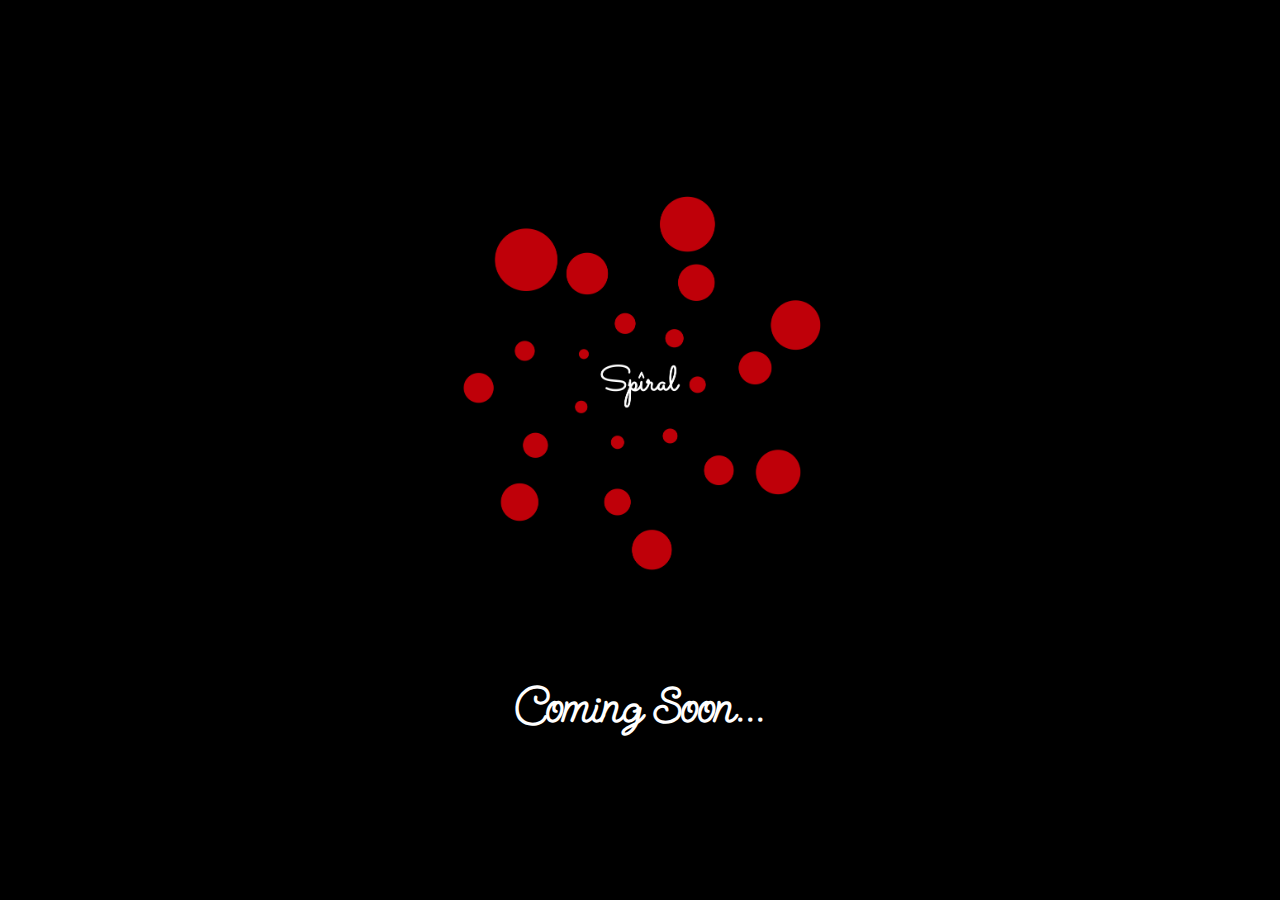
<file: index.html>
<!doctype html>
<html lang="en">
  <head>
    <meta charset="UTF-8" />
    <meta name="viewport" content="width=device-width, initial-scale=1.0" />
    <meta
      name="description"
      content="Spîral Official Website. Stay tuned for something special."
    />
    <meta
      name="keywords"
      content="spiral, spîral, spiiral, sprial, spiral project, spiral creative, teamspiral, spîral.com, spiral.com, spiral dot com, spiral com"
    />
    <meta property="og:title" content="Spîral" />
    <meta
      property="og:description"
      content="Stay tuned for something special..."
    />
    <meta property="og:image" content="https://spîral.com/spiral_square.png" />
    <meta property="og:url" content="https://spîral.com/" />
    <link rel="canonical" href="https://spîral.com/" />
    <link rel="stylesheet" href="styles.css" />
    <link
      href="https://fonts.googleapis.com/css2?family=Send+Flowers&display=swap"
      rel="stylesheet"
    />
    <link rel="icon" type="image/x-icon" href="./favicon.ico" />
    <title>Spîral</title>
  </head>
  <body>
    <div>
      <img src="./spiral_square.png" />
      <h1>Coming Soon...</h1>
    </div>
  </body>
</html>
</file>
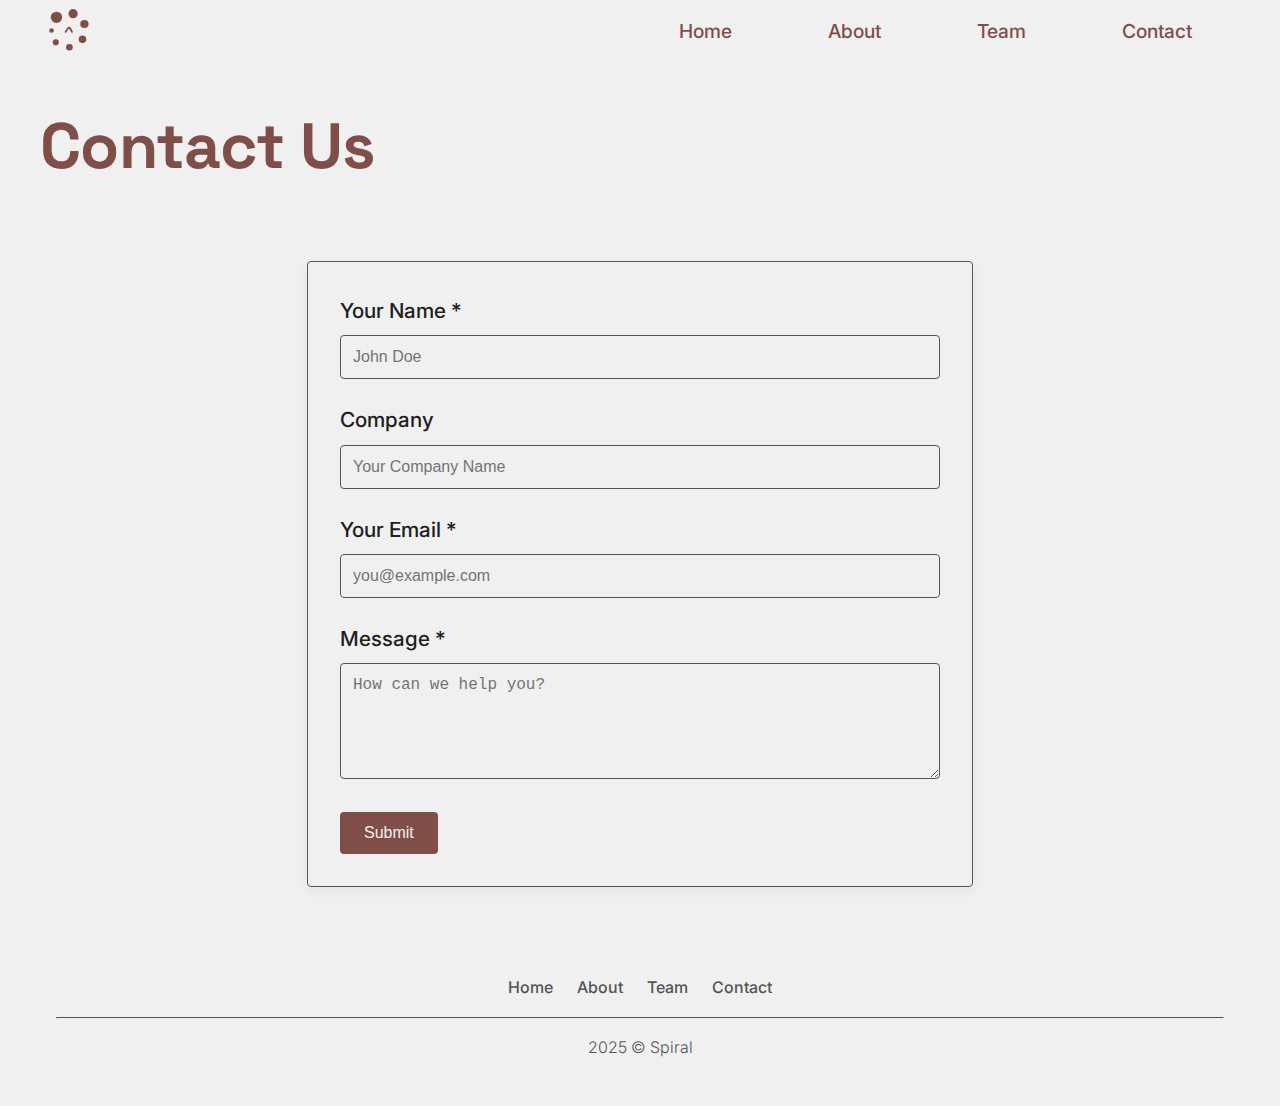
<file: contact.html>
<!doctype html>
<html lang="en" id="home">
  <head>
    <meta charset="UTF-8" />
    <meta name="viewport" content="width=device-width, initial-scale=1.0" />
    <title>Spiral | Contact</title>
    <link
      href="https://fonts.googleapis.com/css2?family=Inter:ital,opsz,wght@0,14..32,100..900;1,14..32,100..900&family=Manrope:wght@200..800&family=Space+Grotesk:wght@300..700&display=swap"
      rel="stylesheet"
    />
    <link rel="stylesheet" href="static/style.css" />
  </head>
  <body>
    <header>
      <nav>
        <a href="index.html#home" aria-label="Go to Home">
          <div class="logo mask"></div>
        </a>
        <ul>
          <li><a href="index.html#home">Home</a></li>
          <li><a href="index.html#about">About</a></li>
          <li><a href="team.html">Team</a></li>
          <li><a href="contact.html">Contact</a></li>
        </ul>
      </nav>
    </header>

    <main>

<h1>Contact Us</h1>

<form action="https://formspree.io/f/movlpqqg" method="POST">
  <label for="name">Your Name *</label>
  <input
    type="text"
    id="name"
    name="name"
    required
    maxlength="100"
    pattern="[A-Za-zÀ-ÿ ,.'-]{2,100}"
    placeholder="John Doe"
  />

  <label for="company">Company</label>
  <input
    type="text"
    id="company"
    name="company"
    maxlength="100"
    placeholder="Your Company Name"
  />

  <label for="email">Your Email *</label>
  <input
    type="email"
    id="email"
    name="email"
    required
    maxlength="254"
    placeholder="you@example.com"
  />

  <label for="message">Message *</label>
  <textarea
    id="message"
    name="message"
    rows="5"
    required
    minlength="10"
    maxlength="2000"
    placeholder="How can we help you?"
  ></textarea>

  <button type="submit">Submit</button>
</form>

</main>

    <footer>
      <ul>
        <li><a href="index.html#home">Home</a></li>
        <li><a href="index.html#about">About</a></li>
        <li><a href="team.html">Team</a></li>
        <li><a href="contact.html">Contact</a></li>
      </ul>
      <hr />
      <p>2025 &copy; Spiral</p>
    </footer>
  </body>
</html>
</file>
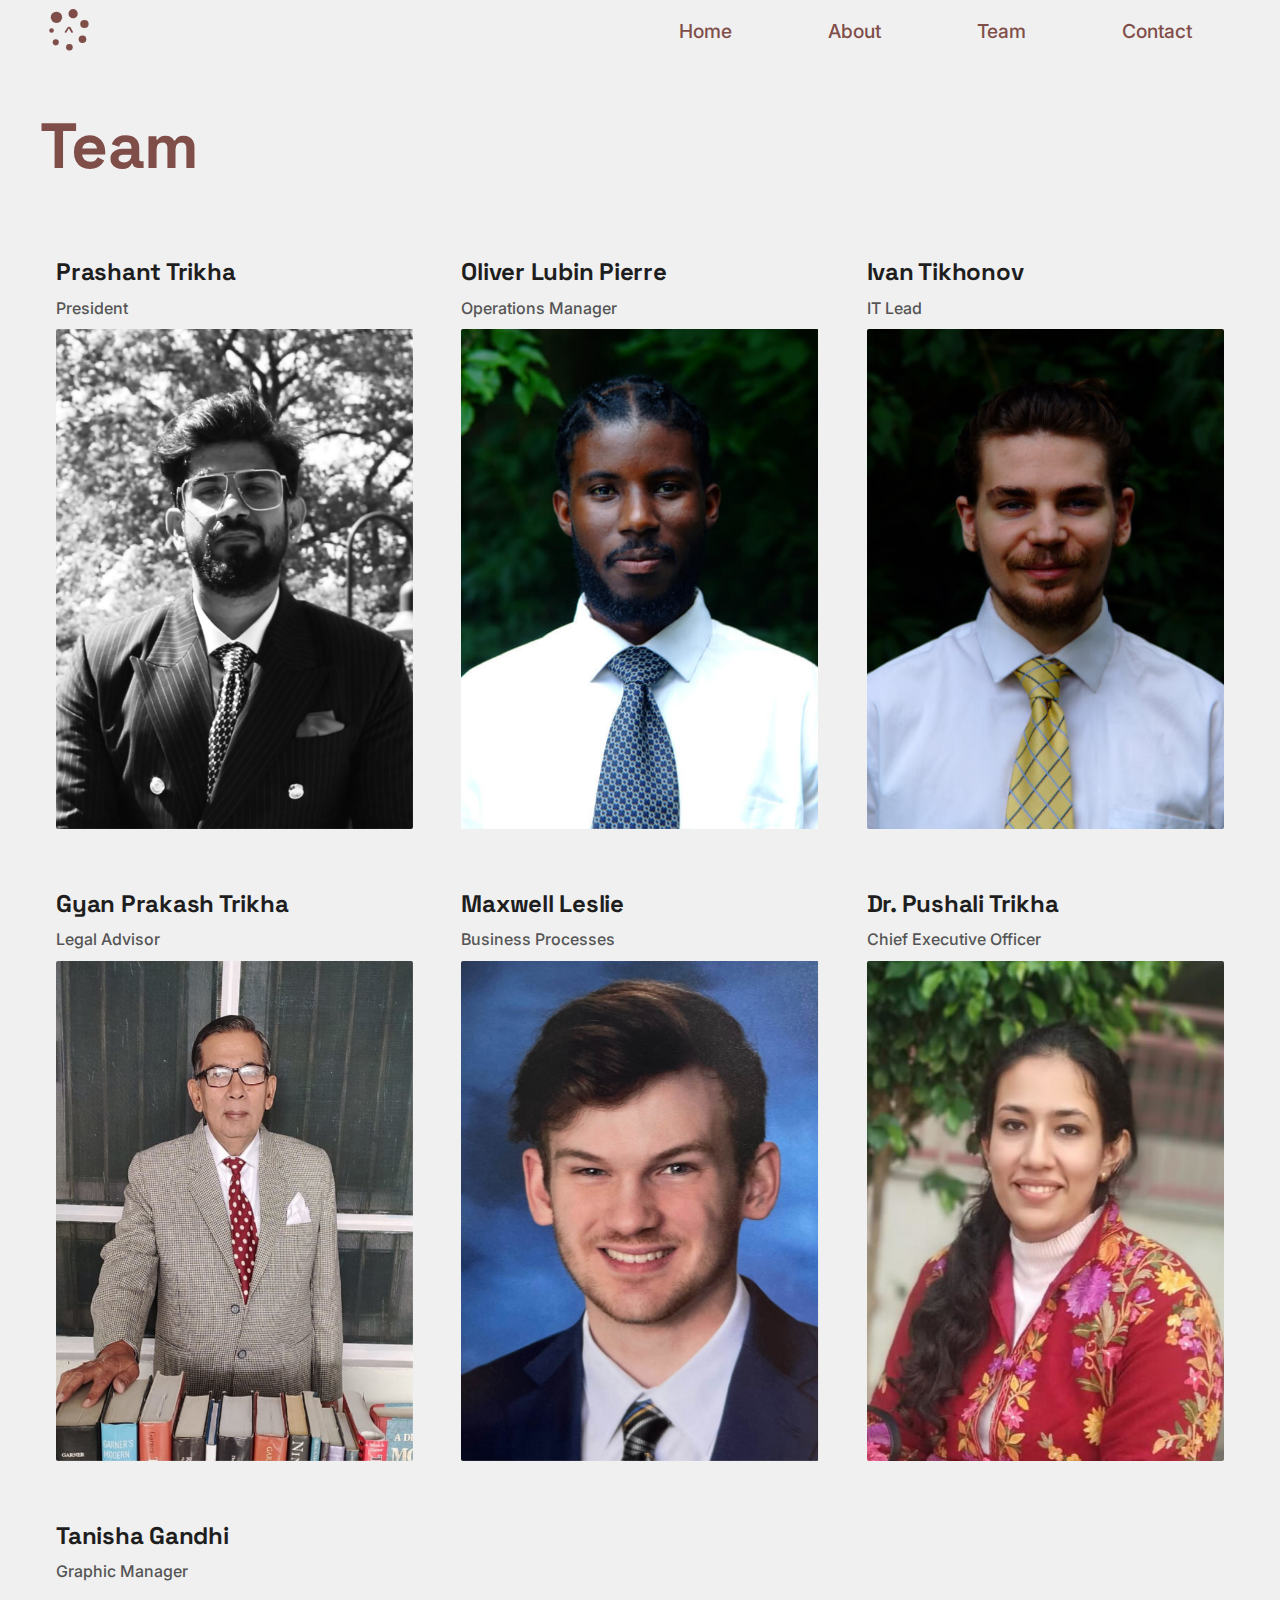
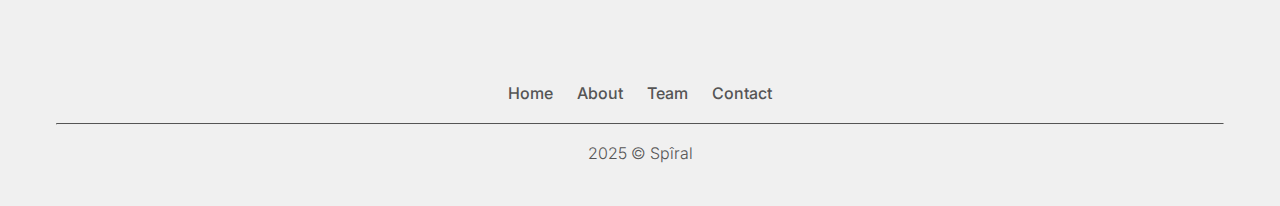
<file: team.html>
<!doctype html>
<html lang="en" id="home">
  <head>
    <meta charset="UTF-8" />
    <meta name="viewport" content="width=device-width, initial-scale=1.0" />
    <title>Spîral | Team</title>
    <link
      href="https://fonts.googleapis.com/css2?family=Inter:ital,opsz,wght@0,14..32,100..900;1,14..32,100..900&family=Manrope:wght@200..800&family=Space+Grotesk:wght@300..700&display=swap"
      rel="stylesheet"
    />
    <link rel="stylesheet" href="static/style.css" />
  </head>
  <body>
    <header>
      <nav>
        <a href="index.html#home" aria-label="Go to Home">
          <div class="logo mask"></div>
        </a>
        <ul>
          <li><a href="index.html#home">Home</a></li>
          <li><a href="index.html#about">About</a></li>
          <li><a href="team.html">Team</a></li>
          <li><a href="contact.html">Contact</a></li>
        </ul>
      </nav>
    </header>

    <main>
<script>
  document.addEventListener("DOMContentLoaded", () => {
    const openers = document.querySelectorAll(".open-modal");
    const modals = document.querySelectorAll(".modal");

    openers.forEach((link) => {
      link.addEventListener("click", (e) => {
        e.preventDefault();
        const targetId = link.getAttribute("href").substring(1);
        const modal = document.getElementById(targetId);
        if (modal) {
          modal.style.display = "flex";
          modal.classList.add("show");
          modal.setAttribute("aria-hidden", "false");
          document.body.style.overflow = "hidden";

          const focusable = modal.querySelector(
            "button, [tabindex]:not([tabindex='-1'])",
          );
          if (focusable) focusable.focus();
        }
      });
    });

    document.querySelectorAll(".close-modal").forEach((btn) => {
      btn.addEventListener("click", () => {
        const modal = btn.closest(".modal");
        closeModal(modal);
      });
    });

    document.addEventListener("keydown", (e) => {
      if (e.key === "Escape") {
        modals.forEach((modal) => {
          if (modal.classList.contains("show")) {
            closeModal(modal);
          }
        });
      }
    });

    modals.forEach((modal) => {
      modal.addEventListener("click", (e) => {
        const bio = modal.querySelector(".bio");
        if (!bio.contains(e.target)) {
          closeModal(modal);
        }
      });
    });

    function closeModal(modal) {
      modal.classList.remove("show");
      modal.setAttribute("aria-hidden", "true");
      setTimeout(() => {
        document.body.style.overflow = "";
        modal.style.display = "none";
      }, 300);
    }
  });
</script>

<h1>Team</h1>
<section class="team">
  <article class="team-member">
    <a
      href="#modal-ptrikha"
      class="open-modal"
      role="button"
      aria-haspopup="dialog"
      aria-controls="modal-ptrikha"
    >
      <h2>Prashant Trikha</h2>
      <p class="role">President</p>
      <div>
        <img loading="lazy" src="static/img/ptrikha.jpeg" alt="Prashant Trikha" />
      </div>
    </a>

    <div
      id="modal-ptrikha"
      class="modal"
      role="dialog"
      aria-modal="true"
      aria-labelledby="ptrikha-title"
      aria-hidden="true"
    >
      <div class="bio">
        <h3 id="ptrikha-title">
          Prashant Trikha
          <button class="close-modal" aria-label="Close modal">&times;</button>
        </h3>
        <p></p>
      </div>
    </div>
  </article>

  <article class="team-member">
    <a
      href="#modal-olpierre"
      class="open-modal"
      role="button"
      aria-haspopup="dialog"
      aria-controls="modal-olpierre"
    >
      <h2>Oliver Lubin Pierre</h2>
      <p class="role">Operations Manager</p>
      <div>
        <img loading="lazy" src="static/img/olpierre.jpeg" alt="Oliver Lubin Pierre" />
      </div>
    </a>
    <div
      id="modal-olpierre"
      class="modal"
      role="dialog"
      aria-modal="true"
      aria-labelledby="olpierre-title"
      aria-hidden="true"
    >
      <div class="bio">
        <h3 id="olpierre-title">
          Oliver Lubin Pierre<button
            class="close-modal"
            aria-label="Close modal"
          >
            &times;
          </button>
        </h3>
        <p>
          Olivier L. Pierre is a results-driven and empathetic leader with a
          passion for impact. A former NCAA Division I soccer player and a
          graduate in Econometrics from Clark University, he brings a
          competitive edge and sharp analytical thinking to our organization.
        </p>

        <p>
          As Operations Manager at National Grid, he leads with precision and
          purpose; moreover, his personal interest uplifts communities through
          his philanthropy lens. He brings the same level of dedication and
          integrity—whether he’s streamlining operations or advocating for
          social change.
        </p>

        <p>
          Known for challenging convention, Olivier brings bold thinking,
          unwavering focus, and the high-performance mindset of an F1 enthusiast
          to everything he does.
        </p>
      </div>
    </div>
  </article>

  <article class="team-member">
    <a
      href="#modal-iatikhonov"
      class="open-modal"
      role="button"
      aria-haspopup="dialog"
      aria-controls="modal-iatikhonov"
    >
      <h2>Ivan Tikhonov</h2>
      <p class="role">IT Lead</p>
      <div><img loading="lazy" src="static/img/iatikhonov.jpeg" alt="Ivan Tikhonov" /></div>
    </a>
    <div
      id="modal-iatikhonov"
      class="modal"
      role="dialog"
      aria-modal="true"
      aria-labelledby="iatikhonov-title"
      aria-hidden="true"
    >
      <div class="bio">
        <h3 id="iatikhonov-title">
          Ivan Tikhonov<button class="close-modal" aria-label="Close modal">
            &times;
          </button>
        </h3>
        <p></p>
      </div>
    </div>
  </article>

  <article class="team-member">
    <a
      href="#modal-gptrikha"
      class="open-modal"
      role="button"
      aria-haspopup="dialog"
      aria-controls="modal-gptrikha"
    >
      <h2>Gyan Prakash Trikha</h2>
      <p class="role">Legal Advisor</p>
      <div>
        <img loading="lazy" src="static/img/gptrikha.jpeg" alt="Gyan Prakash Trikha" />
      </div>
    </a>
    <div
      id="modal-gptrikha"
      class="modal"
      role="dialog"
      aria-modal="true"
      aria-labelledby="gptrikha-title"
      aria-hidden="true"
    >
      <div class="bio">
        <h3 id="gptrikha-title">
          Gyan Prakash Trikha<button
            class="close-modal"
            aria-label="Close modal"
          >
            &times;
          </button>
        </h3>
        <p>
          Our Legal Advisor is a retired officer of the State Bank of India with
          over 35 years of service, specializing in banking and commercial law.
          His deep interest in legal matters is reflected in his personal
          library of over 150 books, including legal lexicons and landmark
          judgments affecting the banking sector.
        </p>

        <p>
          He has successfully guided clients through complex cases in both the
          High Courts and Supreme Court, where his legal insights often proved
          decisive. Known for his commitment to social justice, he has offered
          pro bono legal support to many from disadvantaged backgrounds.
        </p>

        <p>
          His rare blend of experience, knowledge, and integrity makes him a key
          legal pillar of our organization.
        </p>
      </div>
    </div>
  </article>

  <article class="team-member">
    <a
      href="#modal-mleslie"
      class="open-modal"
      role="button"
      aria-haspopup="dialog"
      aria-controls="modal-mleslie"
    >
      <h2>Maxwell Leslie</h2>
      <p class="role">Business Processes</p>
      <div><img loading="lazy" src="static/img/mleslie.jpeg" alt="Maxwell Leslie" /></div>
    </a>
    <div
      id="modal-mleslie"
      class="modal"
      role="dialog"
      aria-modal="true"
      aria-labelledby="mleslie-title"
      aria-hidden="true"
    >
      <div class="bio">
        <h3 id="mleslie-title">
          Maxwell Leslie<button class="close-modal" aria-label="Close modal">
            &times;
          </button>
        </h3>
        <p></p>
      </div>
    </div>
  </article>

  <article class="team-member">
    <a
      href="#modal-dptrikha"
      class="open-modal"
      role="button"
      aria-haspopup="dialog"
      aria-controls="modal-dptrikha"
    >
      <h2>Dr. Pushali Trikha</h2>
      <p class="role">Chief Executive Officer</p>
      <div><img loading="lazy" src="static/img/dptrikha.jpeg" alt="Pushali Trikha" /></div>
    </a>
    <div
      id="modal-dptrikha"
      class="modal"
      role="dialog"
      aria-modal="true"
      aria-labelledby="dptrikha-title"
      aria-hidden="true"
    >
      <div class="bio">
        <h3 id="dptrikha-title">
          Pushali Trikha<button class="close-modal" aria-label="Close modal">
            &times;
          </button>
        </h3>
        <p>
          Pushali Trikha is a renowned mathematician and researcher in the field
          of applied mathematics. She holds a Doctorate in Chaos Theory from
          Jamia Millia Islamia and earned both her Bachelor of Science in
          Mathematics (Honors) and Master of Science in Applied Mathematics from
          Delhi University.
        </p>

        <p>
          Pushali has distinguished herself through a series of academic
          achievements, including an All India Rank of 7 and a GATE rank of 25.
          She is also a GRE holder. With over 128 research papers published in
          prestigious international journals such as Springer, Wiley, and MAA,
          her work has made a lasting impact on the global mathematics
          community.
        </p>

        <p>
          With more than nine years of research experience and over twelve years
          of teaching, Pushali is recognized for her deep subject mastery,
          analytical rigor, and commitment to advancing the understanding of
          complex systems through mathematics.
        </p>
      </div>
    </div>
  </article>

  <article class="team-member">
    <a
      href="#modal-tgandhi"
      class="open-modal"
      role="button"
      aria-haspopup="dialog"
      aria-controls="modal-tgandhi"
    >
      <h2>Tanisha Gandhi</h2>
      <p class="role">Graphic Manager</p>
    </a>
    <div
      id="modal-tgandhi"
      class="modal"
      role="dialog"
      aria-modal="true"
      aria-labelledby="tgandhi-title"
      aria-hidden="true"
    >
      <div class="bio">
        <h3 id="tgandhi-title">
          Tanisha Gandhi<button class="close-modal" aria-label="Close modal">
            &times;
          </button>
        </h3>
        <p></p>
      </div>
    </div>
  </article>
</section>
</main>

    <footer>
      <ul>
        <li><a href="index.html#home">Home</a></li>
        <li><a href="index.html#about">About</a></li>
        <li><a href="team.html">Team</a></li>
        <li><a href="contact.html">Contact</a></li>
      </ul>
      <hr />
      <p>2025 &copy; Spîral</p>
    </footer>
  </body>
</html>
</file>
<file: styles.css>
body {
  background: black;
  margin: 0;
  padding: 0;
  display: flex;
  justify-content: center;
  align-items: center;
  height: 100vh;
  font-family: "Send Flowers", cursive;
  font-weight: 400;
  font-style: normal;
}

div {
  text-align: center;
}

h1 {
  font-size: 3em;
  color: white;
  text-align: center;
}

img {
  display: block;
  width: 40%;
  max-width: 100%;
  height: auto;
  margin: 0 auto;
}

@media only screen and (max-width: 767px) {
  img {
    width: 100%;
  }
}
</file>
<file: static/style.css>
:root {
  color-scheme: light dark;
  --background: #f0f0f0;
  --contrast: #1e1e1e;
  --subtle: #555555;
  --accent: #804e49;
  --success: #78866b;
  --failure: #c62828;

  --font-size-small: 1rem;
  --padding: 1rem;
  --max-width: 1200px;
}

@media (prefers-color-scheme: dark) {
  :root {
    --background: #1e1e1e;
    --contrast: #f0f0f0;
    --subtle: #ede8d3;
    --accent: #dda15e;
    --success: #81c784;
    --failure: #ef5350;
  }
}

html {
  scroll-behavior: smooth;
}

body {
  background-color: var(--background);
  color: var(--contrast);
  font-family: "Inter", sans-serif;
  font-weight: 300;
  font-size: 1.3rem;
  line-height: 1.6;
  margin: 0;
  padding: 0;
}

main,
header nav,
footer {
  max-width: var(--max-width);
  margin: 0 auto;
  padding: 0 var(--padding);
}

h1,
h2,
h3,
h4,
h5,
h6 {
  font-family: "Space Grotesk", sans-serif;
  color: var(--accent);
  font-weight: 700;
  letter-spacing: -0.01em;
  margin: 2rem 0 1rem;
  text-wrap: balance;
}

h1 {
  font-size: 4rem;
}

h2 {
  font-size: 3rem;
}

p {
  margin-bottom: 1rem;
}

ul {
  list-style: none;
  margin: 0;
  padding: 0;
}

img {
  display: block;
  margin: 0 auto;
  max-width: 100%;
  height: auto;
}

a {
  color: var(--accent);
  font-weight: 500;
  text-decoration: none;
  transition: color 0.2s ease;
}

a:hover {
  color: var(--accent);
  text-decoration: underline;
}

button {
  font-weight: 500;
}

header {
  background-color: var(--background);
  position: static;
}

header nav {
  display: flex;
  flex-direction: column;
  align-items: center;
  gap: 0.5rem;
}

header nav ul {
  display: flex;
  flex-wrap: wrap;
  justify-content: center;
}

header nav ul li a {
  padding: 1rem 0.5rem;
  border-radius: 2px;
  font-size: 1.2rem;
  display: inline-block;
  transition: background-color 0.2s ease;
}

header nav ul li a:hover {
  text-decoration: none;
  background-color: var(--accent);
  color: var(--background);
}

header nav img {
  height: 60px;
}

.logo {
  width: 60px;
  height: 60px;
  margin: auto;
  --icon-url: url("/static/img/logo.svg");
}

main {
  margin: 2rem auto;
}

footer {
  text-align: center;
  padding: 2rem var(--padding);
  font-size: var(--font-size-small);
  color: var(--subtle);
  background-color: var(--background);
}

footer ul {
  display: flex;
  justify-content: center;
  gap: 1.5rem;
  margin-bottom: 0.75rem;
}

footer ul li a {
  color: var(--subtle);
}

footer hr {
  border-top: 1px solid var(--subtle);
  margin: 1rem;
}

@media (min-width: 600px) {
  html {
    scroll-padding-top: 80px;
  }

  header {
    position: sticky;
    top: 0;
    z-index: 1000;
  }

  header nav {
    flex-direction: row;
    justify-content: space-between;
  }

  header nav ul li a {
    padding: 1rem 3rem;
  }

  header nav img {
    height: 60px;
  }

  main {
    margin: 2rem auto;
  }

  footer {
    padding: 1.5rem var(--padding);
  }
}

.team {
  display: grid;
  gap: 1rem;
  padding: var(--padding) 0;
  grid-template-columns: repeat(auto-fit, minmax(250px, 1fr));
}

.team-member {
  text-align: left;
  padding: 1rem;
}

.team-member div {
  overflow: hidden;
  border-radius: 2px;
}

.team-member img {
  width: 400px;
  height: 500px;
  object-fit: cover;
  transition: transform 0.4s ease;
  will-change: transform;
}

.team-member img:hover {
  transform: scale(1.15);
}

.team-member h2 {
  margin: 0.5rem auto 0.25rem;
  font-size: 1.5rem;
  color: var(--contrast);
}

.team-member .role {
  font-size: 1rem;
  color: var(--subtle);
  margin: 0 auto 0.5rem;
}

.team-member a {
  font-size: 1rem;
}

@media (min-width: 600px) {
  .team {
    grid-template-columns: repeat(2, 1fr);
  }
}

@media (min-width: 960px) {
  .team {
    grid-template-columns: repeat(3, 1fr);
  }
}

form {
  max-width: 600px;
  margin: 4rem auto;
  padding: 2rem;
  background-color: var(--background);
  border: 1px solid var(--subtle);
  border-radius: 4px;
  box-shadow: 0 4px 12px rgba(0, 0, 0, 0.05);
}

form label {
  display: block;
  margin-bottom: 0.5rem;
  font-weight: 500;
  color: var(--contrast);
}

form input,
form textarea {
  width: 100%;
  padding: 0.75rem;
  font-size: 1rem;
  border: 1px solid var(--subtle);
  border-radius: 4px;
  background-color: var(--background);
  color: var(--contrast);
  margin-bottom: 1.5rem;
  box-sizing: border-box;
}

form input:focus,
form textarea:focus {
  border-color: var(--accent);
  outline: none;
  box-shadow: 0 0 0 5px rgba(221, 161, 94, 0.2);
}

form button {
  background-color: var(--accent);
  color: var(--background);
  border: none;
  padding: 0.75rem 1.5rem;
  font-size: 1rem;
  border-radius: 4px;
  cursor: pointer;
  transition: background-color 0.2s ease;
}

form button:hover {
  background-color: var(--contrast);
  color: var(--background);
}

form ::placeholder {
  color: var(--subtle);
  opacity: 0.8;
}

@media (max-width: 600px) {
  form {
    margin: 1rem auto;
    padding: 0rem;
    border: none;
    border-radius: 0;
    box-shadow: none;
  }
}

.modal {
  display: none;
  opacity: 0;
  transition: opacity 0.3s ease;
  transform: scale(1);
  position: fixed;
  z-index: 1001;
  left: 0;
  top: 0;
  width: 100%;
  height: 100%;
  background-color: rgba(0, 0, 0, 0.6);
  align-items: center;
  justify-content: center;
  /* padding: 1rem; */
  overflow: hidden;
}

.modal.show {
  display: flex;
  align-items: center;
  justify-content: center;
  opacity: 1;
  transform: translateY(0);
}

.bio {
  position: relative;
  background-color: var(--background);
  padding: 2rem;
  border: 1px solid var(--subtle);
  width: 90%;
  max-width: 500px;
  border-radius: 6px;
  box-shadow: 0 0 20px rgba(0, 0, 0, 0.3);
  max-height: 80vh;
  overflow-y: auto !important;
}

.modal .close-modal {
  position: absolute;
  right: 2rem;
  font-size: 2rem;
  background: none;
  border: none;
  color: var(--contrast);
  cursor: pointer;
  line-height: 1;
  z-index: 1;
}

.mask {
  display: block;
  background-color: var(--accent);

  -webkit-mask-repeat: no-repeat;
  -webkit-mask-position: center;
  -webkit-mask-size: contain;
  -webkit-mask-image: var(--icon-url);

  mask-repeat: no-repeat;
  mask-position: center;
  mask-size: contain;
  mask-image: var(--icon-url);
}

.hero {
  max-width: 500px;
  aspect-ratio: 1;
  margin: auto;
  --icon-url: url("/static/img/logo-animated.svg");
}
</file>
